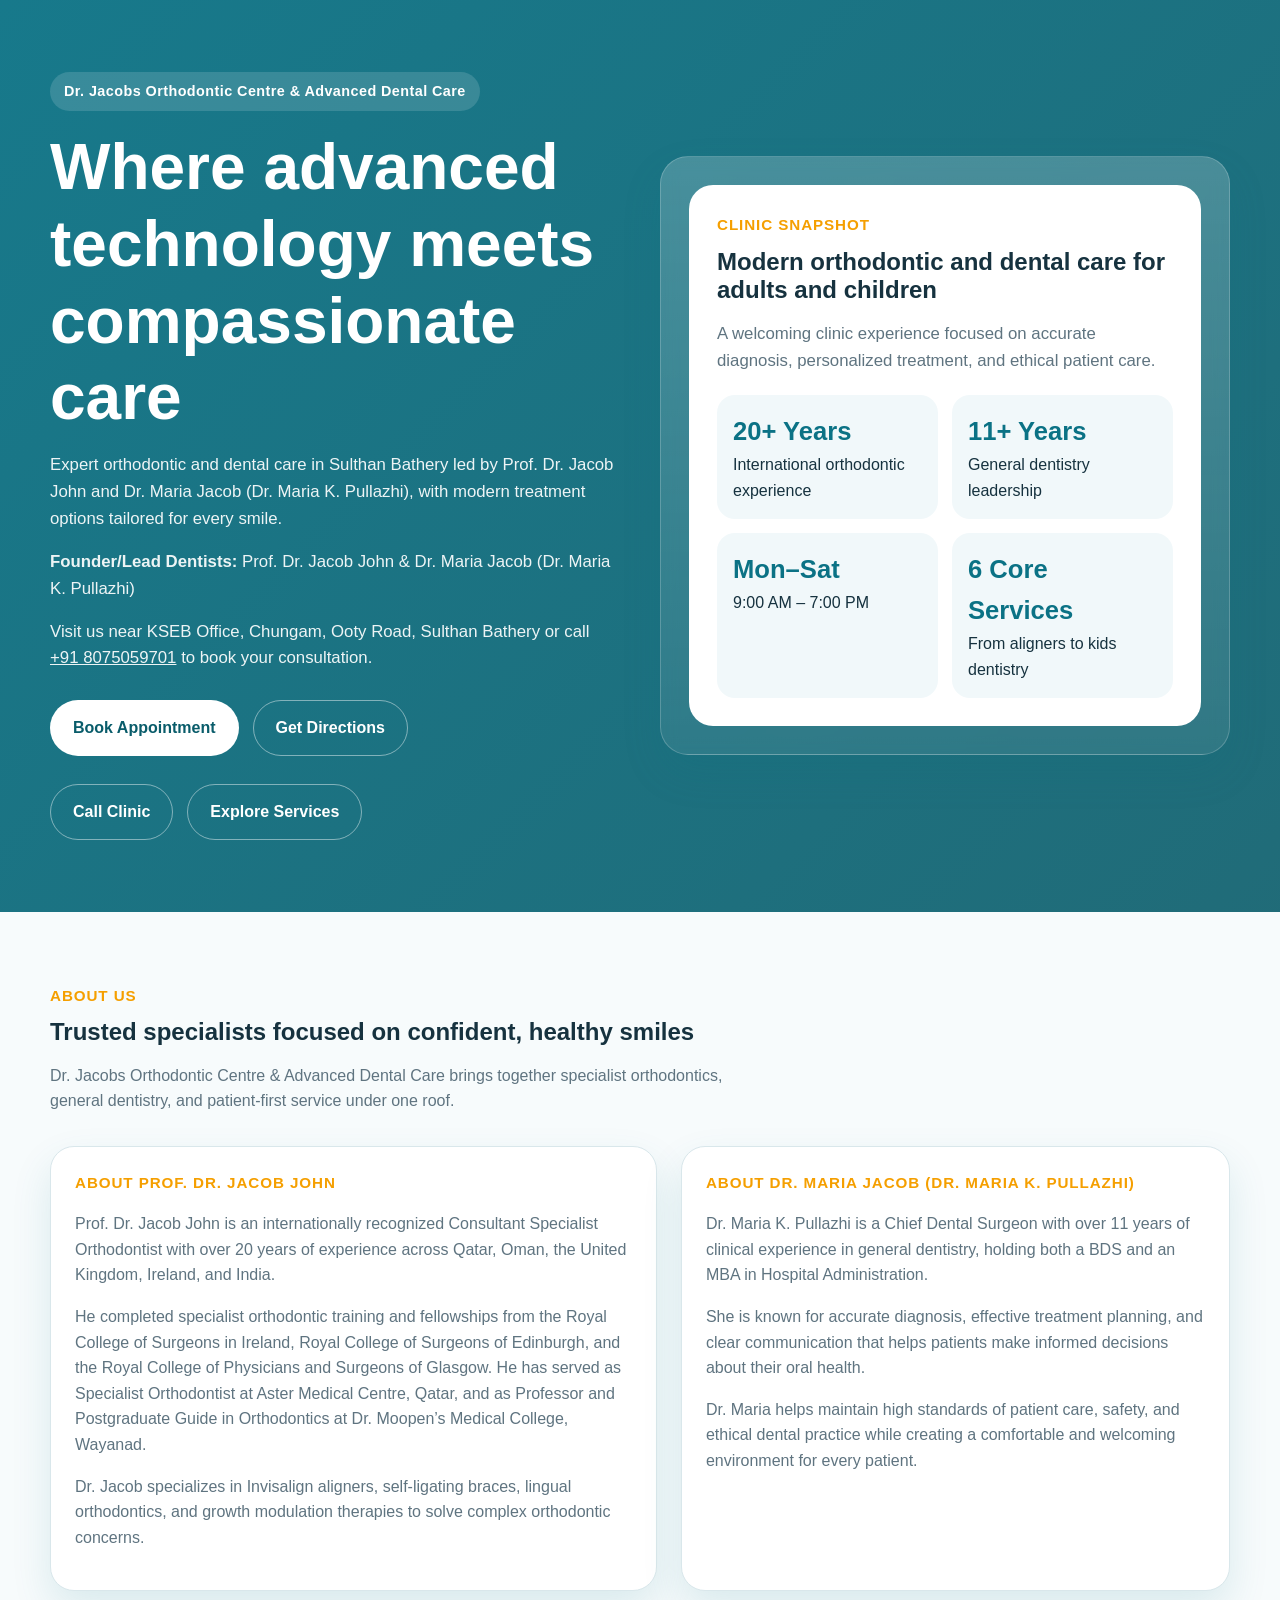
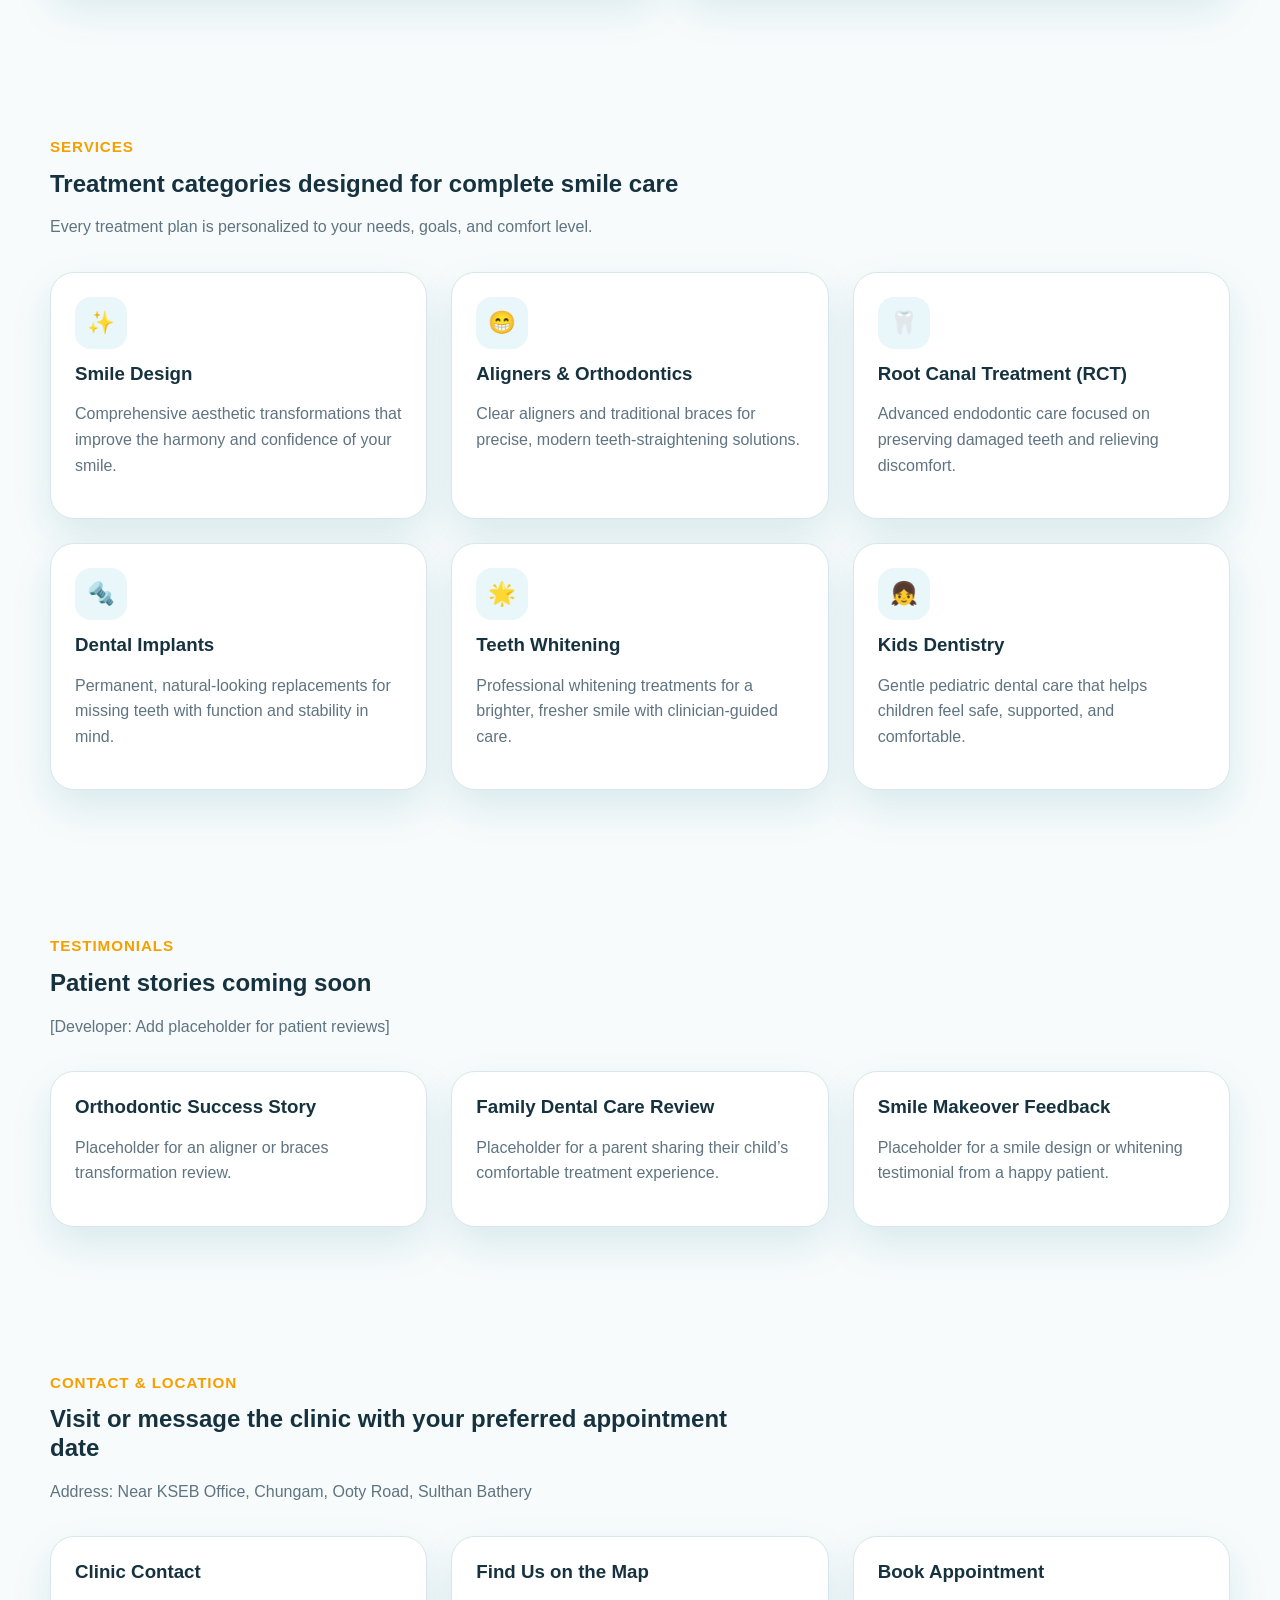
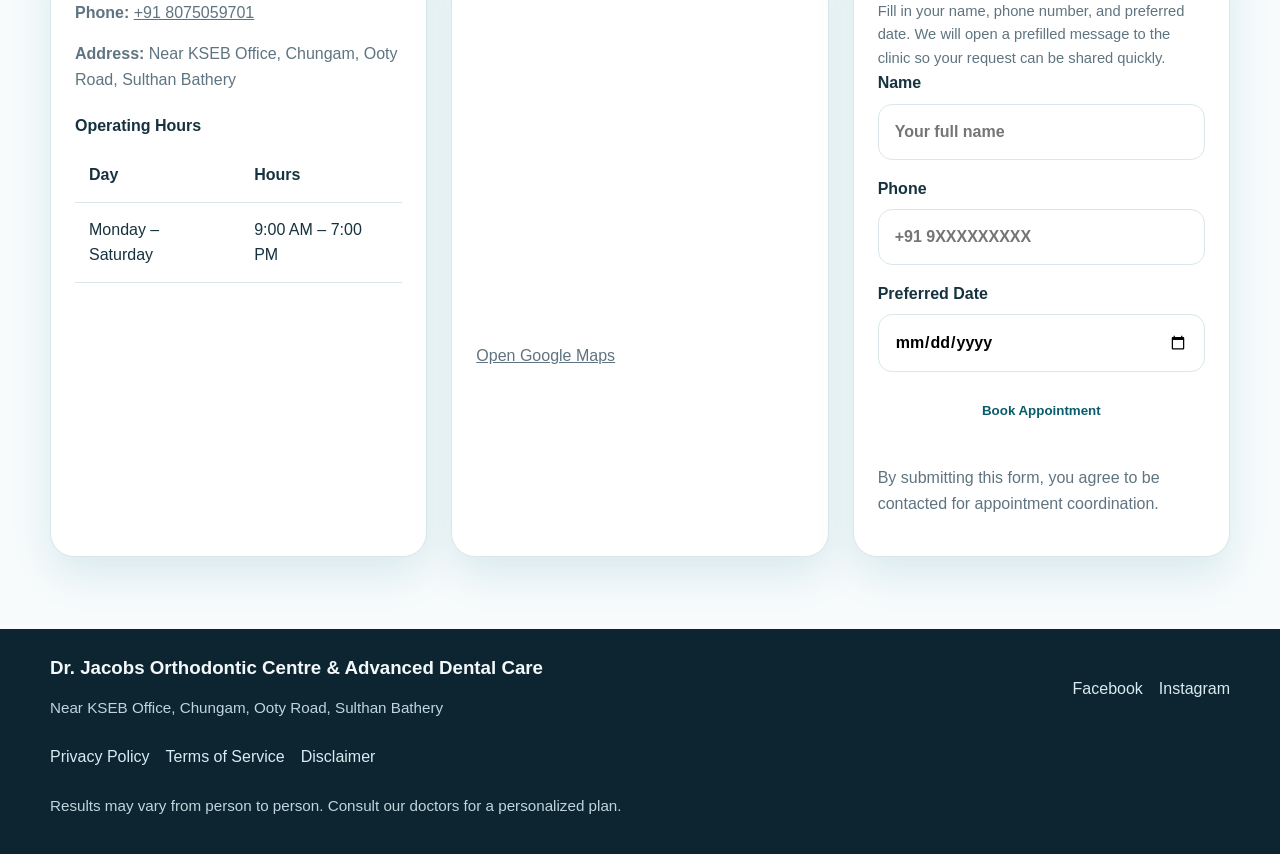
<file: dentcharts/www/index.html>
<!DOCTYPE html>
<html lang="en">
<head>
	<meta charset="UTF-8">
	<meta name="viewport" content="width=device-width, initial-scale=1.0">
	<title>Dr. Jacobs Orthodontic Centre &amp; Advanced Dental Care</title>
	<meta
		name="description"
		content="Dr. Jacobs Orthodontic Centre &amp; Advanced Dental Care in Sulthan Bathery offers smile design, aligners, orthodontics, root canal treatment, implants, whitening, and kids dentistry."
	>
	<style>
		:root {
			--primary: #0b7285;
			--primary-dark: #095c6a;
			--accent: #f59f00;
			--bg: #f7fbfc;
			--text: #16323f;
			--muted: #5f7480;
			--card: #ffffff;
			--border: #d9e7eb;
			--shadow: 0 18px 40px rgba(11, 114, 133, 0.12);
		}

		* {
			box-sizing: border-box;
		}

		html {
			scroll-behavior: smooth;
		}

		body {
			margin: 0;
			font-family: Arial, Helvetica, sans-serif;
			background: var(--bg);
			color: var(--text);
			line-height: 1.6;
		}

		a {
			color: inherit;
		}

		.hero {
			background: linear-gradient(135deg, rgba(11, 114, 133, 0.95), rgba(9, 92, 106, 0.9));
			color: #fff;
			padding: 72px 24px;
		}

		.hero-inner,
		.section-inner,
		.footer-inner {
			max-width: 1180px;
			margin: 0 auto;
		}

		.hero-grid {
			display: grid;
			grid-template-columns: repeat(2, minmax(0, 1fr));
			gap: 40px;
			align-items: center;
		}

		.eyebrow {
			display: inline-block;
			padding: 8px 14px;
			border-radius: 999px;
			background: rgba(255, 255, 255, 0.14);
			font-size: 0.9rem;
			font-weight: 700;
			letter-spacing: 0.03em;
			margin-bottom: 18px;
		}

		h1,
		h2,
		h3 {
			margin: 0 0 16px;
			line-height: 1.2;
		}

		h1 {
			font-size: clamp(2.4rem, 5vw, 4rem);
		}

		.hero p {
			margin: 0 0 16px;
			max-width: 640px;
			font-size: 1.05rem;
			color: rgba(255, 255, 255, 0.92);
		}

		.hero-actions,
		.quick-contact {
			display: flex;
			flex-wrap: wrap;
			gap: 14px;
			margin-top: 28px;
		}

		.btn {
			display: inline-flex;
			align-items: center;
			justify-content: center;
			gap: 8px;
			padding: 14px 22px;
			border-radius: 999px;
			text-decoration: none;
			font-weight: 700;
			border: 1px solid transparent;
		}

		.btn-primary {
			background: #fff;
			color: var(--primary-dark);
		}

		.btn-secondary {
			background: transparent;
			border-color: rgba(255, 255, 255, 0.45);
			color: #fff;
		}

		.hero-visual {
			background: linear-gradient(180deg, rgba(255, 255, 255, 0.2), rgba(255, 255, 255, 0.08));
			border: 1px solid rgba(255, 255, 255, 0.2);
			border-radius: 28px;
			padding: 28px;
			box-shadow: var(--shadow);
			backdrop-filter: blur(8px);
		}

		.hero-visual-card {
			background: #fff;
			color: var(--text);
			border-radius: 24px;
			padding: 28px;
		}

		.hero-visual-card p {
			color: var(--muted);
		}

		.hero-stats {
			display: grid;
			grid-template-columns: repeat(2, minmax(0, 1fr));
			gap: 14px;
			margin-top: 20px;
		}

		.stat {
			background: #f1f8fa;
			border-radius: 18px;
			padding: 16px;
		}

		.stat strong {
			display: block;
			font-size: 1.6rem;
			color: var(--primary);
		}

		section {
			padding: 72px 24px;
		}

		.section-heading {
			max-width: 720px;
			margin-bottom: 32px;
		}

		.section-heading p,
		.card p,
		.bio p,
		.contact-card p,
		.legal-note,
		.testimonial-card p {
			color: var(--muted);
		}

		.grid {
			display: grid;
			gap: 24px;
		}

		.services-grid,
		.testimonials-grid,
		.contact-grid {
			grid-template-columns: repeat(3, minmax(0, 1fr));
		}

		.card,
		.bio,
		.contact-card,
		.form-card,
		.testimonial-card {
			background: var(--card);
			border: 1px solid var(--border);
			border-radius: 24px;
			padding: 24px;
			box-shadow: var(--shadow);
		}

		.service-icon {
			width: 52px;
			height: 52px;
			border-radius: 16px;
			display: inline-flex;
			align-items: center;
			justify-content: center;
			font-size: 1.4rem;
			background: #e9f7fa;
			color: var(--primary);
			margin-bottom: 14px;
		}

		.about-grid {
			display: grid;
			grid-template-columns: 1.05fr 0.95fr;
			gap: 24px;
		}

		.subheading {
			font-size: 0.95rem;
			font-weight: 700;
			color: var(--accent);
			text-transform: uppercase;
			letter-spacing: 0.06em;
			margin-bottom: 10px;
		}

		.list {
			padding-left: 18px;
			color: var(--muted);
			margin: 0;
		}

		.list li + li {
			margin-top: 10px;
		}

		.hours-table {
			width: 100%;
			border-collapse: collapse;
			margin-top: 20px;
		}

		.hours-table th,
		.hours-table td {
			padding: 14px;
			border-bottom: 1px solid var(--border);
			text-align: left;
		}

		.map-frame {
			width: 100%;
			min-height: 320px;
			border: 0;
			border-radius: 22px;
		}

		form {
			display: grid;
			gap: 16px;
		}

		label {
			display: grid;
			gap: 8px;
			font-weight: 700;
		}

		input {
			width: 100%;
			padding: 14px 16px;
			border-radius: 14px;
			border: 1px solid var(--border);
			font: inherit;
		}

		.form-help {
			font-size: 0.92rem;
			color: var(--muted);
			margin: 0;
		}

		.form-status {
			display: none;
			padding: 14px 16px;
			border-radius: 14px;
			background: #edf9f1;
			color: #1f6f43;
			font-weight: 700;
		}

		footer {
			background: #0d2530;
			color: #f3f8fa;
			padding: 28px 24px 36px;
		}

		.footer-inner {
			display: grid;
			gap: 24px;
		}

		.footer-top {
			display: flex;
			flex-wrap: wrap;
			align-items: center;
			justify-content: space-between;
			gap: 16px;
		}

		.footer-links,
		.social-links {
			display: flex;
			flex-wrap: wrap;
			gap: 16px;
		}

		.footer-links a,
		.social-links a {
			color: #d8ebf0;
			text-decoration: none;
		}

		.footer-note {
			color: #bfd5db;
			font-size: 0.95rem;
		}

		@media (max-width: 960px) {
			.hero-grid,
			.about-grid,
			.services-grid,
			.testimonials-grid,
			.contact-grid {
				grid-template-columns: 1fr;
			}
		}

		@media (max-width: 640px) {
			.hero,
			section,
			footer {
				padding-left: 18px;
				padding-right: 18px;
			}

			.hero-stats {
				grid-template-columns: 1fr;
			}
		}
	</style>
</head>
<body>
	<header class="hero" id="top">
		<div class="hero-inner">
			<div class="hero-grid">
				<div>
					<span class="eyebrow">Dr. Jacobs Orthodontic Centre &amp; Advanced Dental Care</span>
					<h1>Where advanced technology meets compassionate care</h1>
					<p>
						Expert orthodontic and dental care in Sulthan Bathery led by Prof. Dr. Jacob John
						and Dr. Maria Jacob (Dr. Maria K. Pullazhi), with modern treatment options tailored
						for every smile.
					</p>
					<p>
						<strong>Founder/Lead Dentists:</strong> Prof. Dr. Jacob John &amp; Dr. Maria Jacob
						(Dr. Maria K. Pullazhi)
					</p>
					<p>
						Visit us near KSEB Office, Chungam, Ooty Road, Sulthan Bathery or call
						<a href="tel:+918075059701">+91 8075059701</a> to book your consultation.
					</p>
					<div class="hero-actions">
						<a class="btn btn-primary" href="#contact-form">Book Appointment</a>
						<a class="btn btn-secondary" href="https://maps.app.goo.gl/eigGesTpUFWckDPB7">Get Directions</a>
					</div>
					<div class="quick-contact">
						<a class="btn btn-secondary" href="tel:+918075059701">Call Clinic</a>
						<a class="btn btn-secondary" href="#services">Explore Services</a>
					</div>
				</div>
				<div class="hero-visual">
					<div class="hero-visual-card">
						<div class="subheading">Clinic Snapshot</div>
						<h2>Modern orthodontic and dental care for adults and children</h2>
						<p>
							A welcoming clinic experience focused on accurate diagnosis, personalized treatment,
							and ethical patient care.
						</p>
						<div class="hero-stats">
							<div class="stat">
								<strong>20+ Years</strong>
								<span>International orthodontic experience</span>
							</div>
							<div class="stat">
								<strong>11+ Years</strong>
								<span>General dentistry leadership</span>
							</div>
							<div class="stat">
								<strong>Mon–Sat</strong>
								<span>9:00 AM – 7:00 PM</span>
							</div>
							<div class="stat">
								<strong>6 Core Services</strong>
								<span>From aligners to kids dentistry</span>
							</div>
						</div>
					</div>
				</div>
			</div>
		</div>
	</header>

	<section id="about">
		<div class="section-inner">
			<div class="section-heading">
				<div class="subheading">About Us</div>
				<h2>Trusted specialists focused on confident, healthy smiles</h2>
				<p>
					Dr. Jacobs Orthodontic Centre &amp; Advanced Dental Care brings together specialist
					orthodontics, general dentistry, and patient-first service under one roof.
				</p>
			</div>
			<div class="about-grid">
				<div class="bio">
					<div class="subheading">About Prof. Dr. Jacob John</div>
					<p>
						Prof. Dr. Jacob John is an internationally recognized Consultant Specialist Orthodontist
						with over 20 years of experience across Qatar, Oman, the United Kingdom, Ireland,
						and India.
					</p>
					<p>
						He completed specialist orthodontic training and fellowships from the Royal College
						of Surgeons in Ireland, Royal College of Surgeons of Edinburgh, and the Royal College
						of Physicians and Surgeons of Glasgow. He has served as Specialist Orthodontist at
						Aster Medical Centre, Qatar, and as Professor and Postgraduate Guide in Orthodontics
						at Dr. Moopen’s Medical College, Wayanad.
					</p>
					<p>
						Dr. Jacob specializes in Invisalign aligners, self-ligating braces, lingual
						orthodontics, and growth modulation therapies to solve complex orthodontic concerns.
					</p>
				</div>
				<div class="bio">
					<div class="subheading">About Dr. Maria Jacob (Dr. Maria K. Pullazhi)</div>
					<p>
						Dr. Maria K. Pullazhi is a Chief Dental Surgeon with over 11 years of clinical
						experience in general dentistry, holding both a BDS and an MBA in Hospital
						Administration.
					</p>
					<p>
						She is known for accurate diagnosis, effective treatment planning, and clear
						communication that helps patients make informed decisions about their oral health.
					</p>
					<p>
						Dr. Maria helps maintain high standards of patient care, safety, and ethical dental
						practice while creating a comfortable and welcoming environment for every patient.
					</p>
				</div>
			</div>
		</div>
	</section>

	<section id="services">
		<div class="section-inner">
			<div class="section-heading">
				<div class="subheading">Services</div>
				<h2>Treatment categories designed for complete smile care</h2>
				<p>
					Every treatment plan is personalized to your needs, goals, and comfort level.
				</p>
			</div>
			<div class="grid services-grid">
				<div class="card">
					<div class="service-icon">✨</div>
					<h3>Smile Design</h3>
					<p>Comprehensive aesthetic transformations that improve the harmony and confidence of your smile.</p>
				</div>
				<div class="card">
					<div class="service-icon">😁</div>
					<h3>Aligners &amp; Orthodontics</h3>
					<p>Clear aligners and traditional braces for precise, modern teeth-straightening solutions.</p>
				</div>
				<div class="card">
					<div class="service-icon">🦷</div>
					<h3>Root Canal Treatment (RCT)</h3>
					<p>Advanced endodontic care focused on preserving damaged teeth and relieving discomfort.</p>
				</div>
				<div class="card">
					<div class="service-icon">🔩</div>
					<h3>Dental Implants</h3>
					<p>Permanent, natural-looking replacements for missing teeth with function and stability in mind.</p>
				</div>
				<div class="card">
					<div class="service-icon">🌟</div>
					<h3>Teeth Whitening</h3>
					<p>Professional whitening treatments for a brighter, fresher smile with clinician-guided care.</p>
				</div>
				<div class="card">
					<div class="service-icon">👧</div>
					<h3>Kids Dentistry</h3>
					<p>Gentle pediatric dental care that helps children feel safe, supported, and comfortable.</p>
				</div>
			</div>
		</div>
	</section>

	<section id="testimonials">
		<div class="section-inner">
			<div class="section-heading">
				<div class="subheading">Testimonials</div>
				<h2>Patient stories coming soon</h2>
				<p>[Developer: Add placeholder for patient reviews]</p>
			</div>
			<div class="grid testimonials-grid">
				<div class="testimonial-card">
					<h3>Orthodontic Success Story</h3>
					<p>Placeholder for an aligner or braces transformation review.</p>
				</div>
				<div class="testimonial-card">
					<h3>Family Dental Care Review</h3>
					<p>Placeholder for a parent sharing their child’s comfortable treatment experience.</p>
				</div>
				<div class="testimonial-card">
					<h3>Smile Makeover Feedback</h3>
					<p>Placeholder for a smile design or whitening testimonial from a happy patient.</p>
				</div>
			</div>
		</div>
	</section>

	<section id="contact">
		<div class="section-inner">
			<div class="section-heading">
				<div class="subheading">Contact &amp; Location</div>
				<h2>Visit or message the clinic with your preferred appointment date</h2>
				<p>
					Address: Near KSEB Office, Chungam, Ooty Road, Sulthan Bathery
				</p>
			</div>
			<div class="grid contact-grid">
				<div class="contact-card">
					<h3>Clinic Contact</h3>
					<p><strong>Phone:</strong> <a href="tel:+918075059701">+91 8075059701</a></p>
					<p><strong>Address:</strong> Near KSEB Office, Chungam, Ooty Road, Sulthan Bathery</p>
					<table class="hours-table">
						<caption style="text-align: left; font-weight: 700; margin-bottom: 10px;">Operating Hours</caption>
						<thead>
							<tr>
								<th>Day</th>
								<th>Hours</th>
							</tr>
						</thead>
						<tbody>
							<tr>
								<td>Monday – Saturday</td>
								<td>9:00 AM – 7:00 PM</td>
							</tr>
						</tbody>
					</table>
				</div>
				<div class="contact-card">
					<h3>Find Us on the Map</h3>
					<iframe
						class="map-frame"
						title="Dr. Jacobs Orthodontic Centre map"
						src="https://maps.google.com/maps?q=Near%20KSEB%20Office%2C%20Chungam%2C%20Ooty%20Road%2C%20Sulthan%20Bathery&t=&z=15&ie=UTF8&iwloc=&output=embed"
						loading="lazy"
						referrerpolicy="no-referrer-when-downgrade"
					></iframe>
					<p><a href="https://maps.app.goo.gl/eigGesTpUFWckDPB7">Open Google Maps</a></p>
				</div>
				<div class="form-card">
					<h3 id="contact-form">Book Appointment</h3>
					<p class="form-help">
						Fill in your name, phone number, and preferred date. We will open a prefilled message
						to the clinic so your request can be shared quickly.
					</p>
					<form id="appointment-request-form">
						<label>
							Name
							<input id="patient-name" name="name" type="text" placeholder="Your full name" required>
						</label>
						<label>
							Phone
							<input id="patient-phone" name="phone" type="tel" placeholder="+91 9XXXXXXXXX" required>
						</label>
						<label>
							Preferred Date
							<input id="preferred-date" name="preferred_date" type="date" required>
						</label>
						<button class="btn btn-primary" type="submit">Book Appointment</button>
						<p class="legal-note">
							By submitting this form, you agree to be contacted for appointment coordination.
						</p>
						<div class="form-status" id="form-status">
							Your appointment request details are ready to send to the clinic.
						</div>
					</form>
				</div>
			</div>
		</div>
	</section>

	<footer>
		<div class="footer-inner">
			<div class="footer-top">
				<div>
					<h3>Dr. Jacobs Orthodontic Centre &amp; Advanced Dental Care</h3>
					<div class="footer-note">Near KSEB Office, Chungam, Ooty Road, Sulthan Bathery</div>
				</div>
				<div class="social-links">
					<a href="https://www.facebook.com/profile.php?id=61586546922972">Facebook</a>
					<a href="https://www.instagram.com/dr_jacobs_/">Instagram</a>
				</div>
			</div>
			<div class="footer-links">
				<a href="privacy-policy.html">Privacy Policy</a>
				<a href="terms-of-service.html">Terms of Service</a>
				<a href="disclaimer.html">Disclaimer</a>
			</div>
			<div class="footer-note">
				Results may vary from person to person. Consult our doctors for a personalized plan.
			</div>
		</div>
	</footer>

	<script>
		document.addEventListener("DOMContentLoaded", function () {
			var form = document.getElementById("appointment-request-form");
			var status = document.getElementById("form-status");
			var preferredDateField = document.getElementById("preferred-date");
			var today = new Date().toISOString().split("T")[0];

			preferredDateField.setAttribute("min", today);

			form.addEventListener("submit", function (event) {
				event.preventDefault();

				var name = document.getElementById("patient-name").value.trim();
				var phone = document.getElementById("patient-phone").value.trim();
				var preferredDate = preferredDateField.value;

				if (!name || !phone || !preferredDate) {
					return;
				}

				var message = [
					"Appointment Request",
					"Name: " + name,
					"Phone: " + phone,
					"Preferred Date: " + preferredDate
				].join("%0A");

				status.style.display = "block";
				window.open("https://wa.me/918075059701?text=" + message, "_blank", "noopener");
			});
		});
	</script>
</body>
</html>
</file>
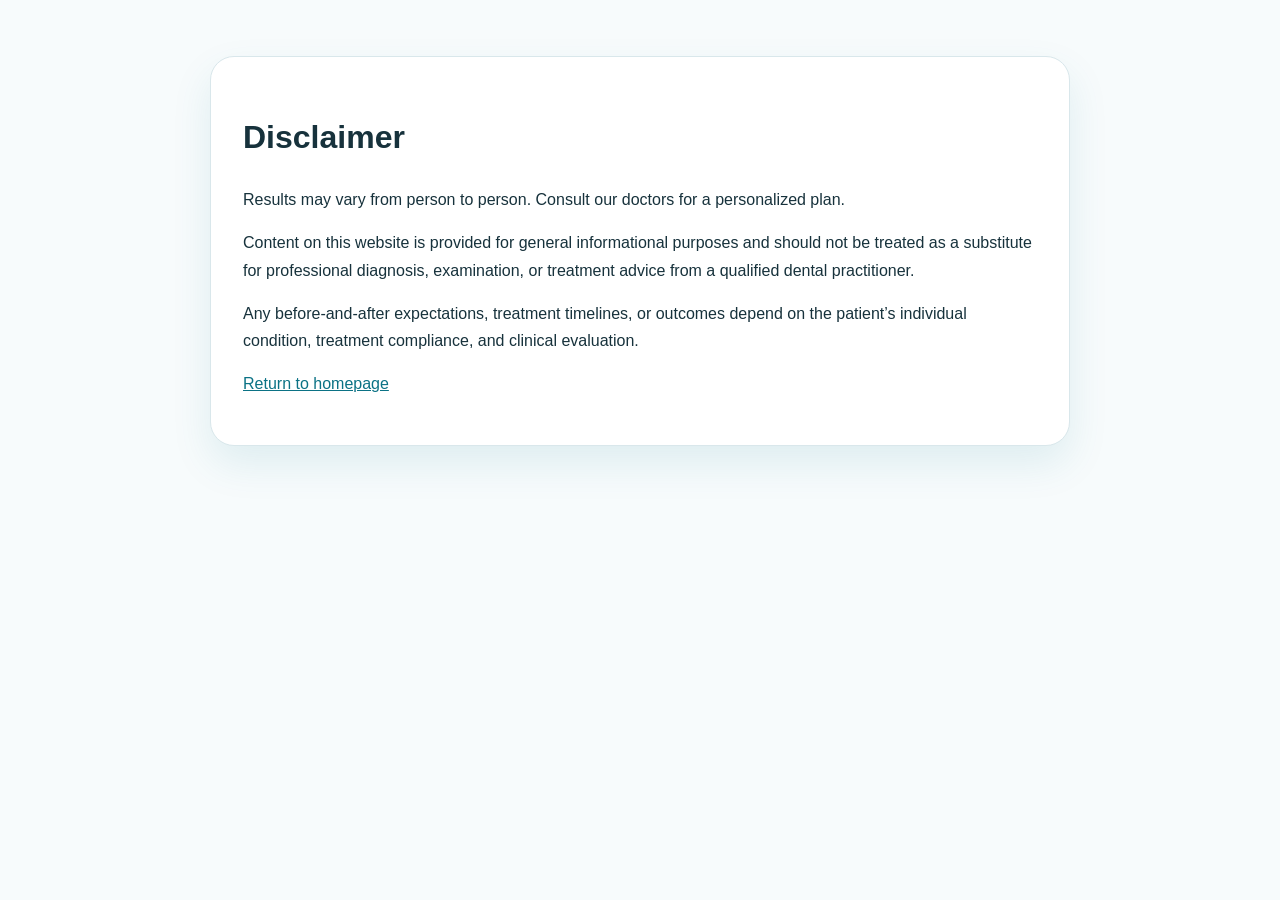
<file: dentcharts/www/disclaimer.html>
<!DOCTYPE html>
<html lang="en">
<head>
	<meta charset="UTF-8">
	<meta name="viewport" content="width=device-width, initial-scale=1.0">
	<title>Disclaimer | Dr. Jacobs Orthodontic Centre &amp; Advanced Dental Care</title>
	<style>
		body {
			margin: 0;
			font-family: Arial, Helvetica, sans-serif;
			background: #f7fbfc;
			color: #17323c;
			line-height: 1.7;
		}

		main {
			max-width: 860px;
			margin: 0 auto;
			padding: 56px 24px;
		}

		.card {
			background: #fff;
			border: 1px solid #d9e7eb;
			border-radius: 24px;
			padding: 32px;
			box-shadow: 0 18px 40px rgba(11, 114, 133, 0.1);
		}

		a {
			color: #0b7285;
		}
	</style>
</head>
<body>
	<main>
		<div class="card">
			<h1>Disclaimer</h1>
			<p>
				Results may vary from person to person. Consult our doctors for a personalized plan.
			</p>
			<p>
				Content on this website is provided for general informational purposes and should not be
				treated as a substitute for professional diagnosis, examination, or treatment advice from a
				qualified dental practitioner.
			</p>
			<p>
				Any before-and-after expectations, treatment timelines, or outcomes depend on the patient’s
				individual condition, treatment compliance, and clinical evaluation.
			</p>
			<p><a href="index.html">Return to homepage</a></p>
		</div>
	</main>
</body>
</html>
</file>
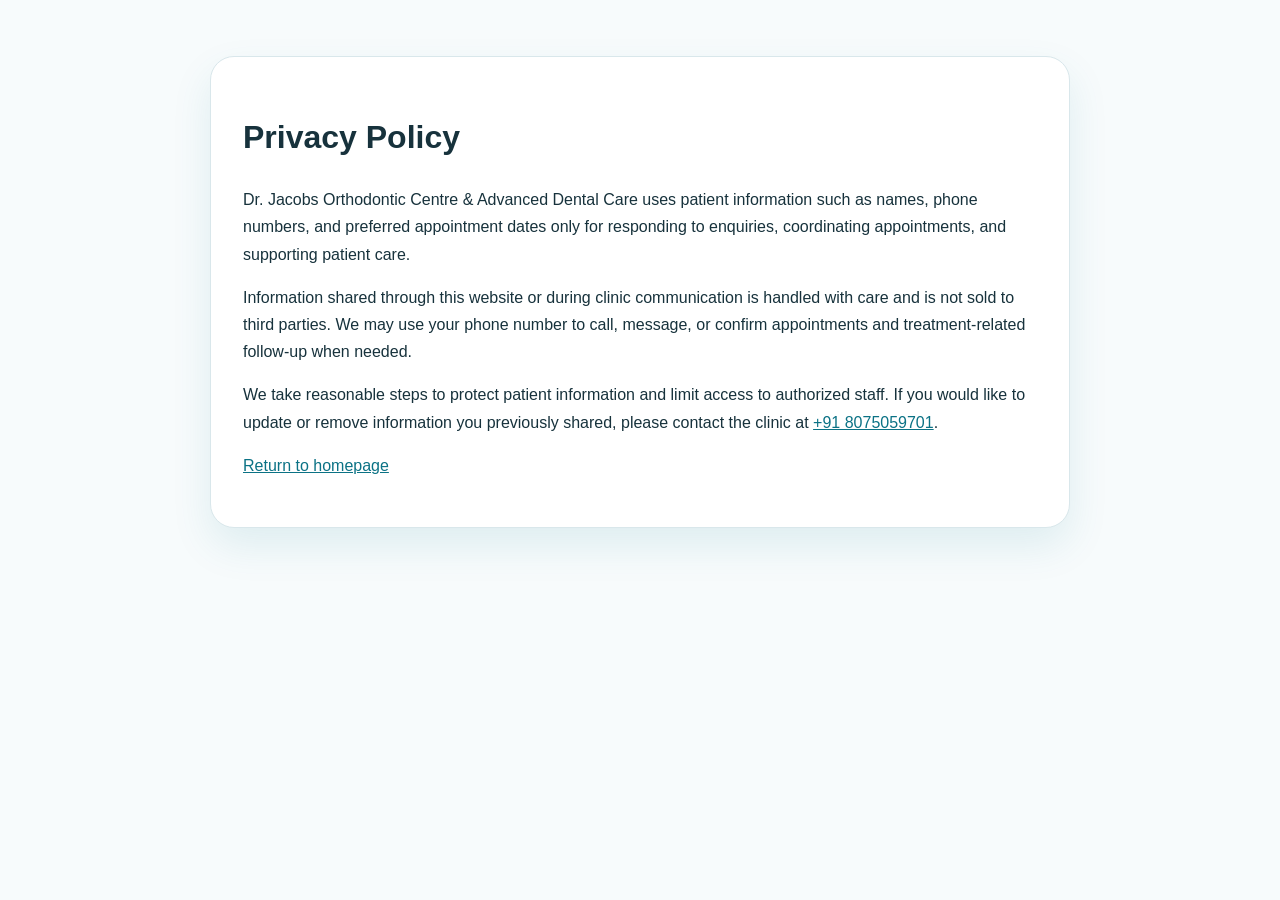
<file: dentcharts/www/privacy-policy.html>
<!DOCTYPE html>
<html lang="en">
<head>
	<meta charset="UTF-8">
	<meta name="viewport" content="width=device-width, initial-scale=1.0">
	<title>Privacy Policy | Dr. Jacobs Orthodontic Centre &amp; Advanced Dental Care</title>
	<style>
		body {
			margin: 0;
			font-family: Arial, Helvetica, sans-serif;
			background: #f7fbfc;
			color: #17323c;
			line-height: 1.7;
		}

		main {
			max-width: 860px;
			margin: 0 auto;
			padding: 56px 24px;
		}

		.card {
			background: #fff;
			border: 1px solid #d9e7eb;
			border-radius: 24px;
			padding: 32px;
			box-shadow: 0 18px 40px rgba(11, 114, 133, 0.1);
		}

		a {
			color: #0b7285;
		}
	</style>
</head>
<body>
	<main>
		<div class="card">
			<h1>Privacy Policy</h1>
			<p>
				Dr. Jacobs Orthodontic Centre &amp; Advanced Dental Care uses patient information such as
				names, phone numbers, and preferred appointment dates only for responding to enquiries,
				coordinating appointments, and supporting patient care.
			</p>
			<p>
				Information shared through this website or during clinic communication is handled with care
				and is not sold to third parties. We may use your phone number to call, message, or confirm
				appointments and treatment-related follow-up when needed.
			</p>
			<p>
				We take reasonable steps to protect patient information and limit access to authorized staff.
				If you would like to update or remove information you previously shared, please contact the
				clinic at <a href="tel:+918075059701">+91 8075059701</a>.
			</p>
			<p><a href="index.html">Return to homepage</a></p>
		</div>
	</main>
</body>
</html>
</file>
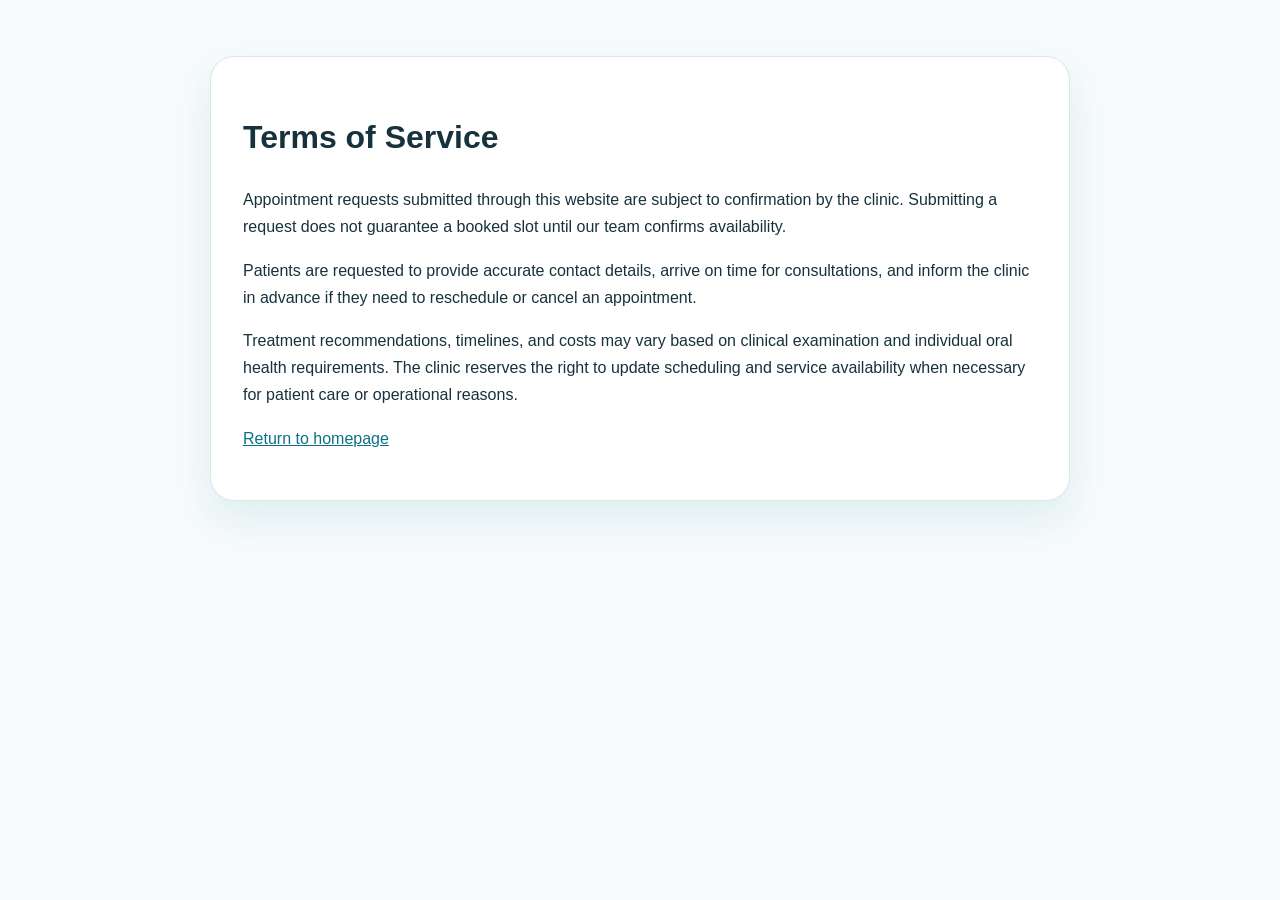
<file: dentcharts/www/terms-of-service.html>
<!DOCTYPE html>
<html lang="en">
<head>
	<meta charset="UTF-8">
	<meta name="viewport" content="width=device-width, initial-scale=1.0">
	<title>Terms of Service | Dr. Jacobs Orthodontic Centre &amp; Advanced Dental Care</title>
	<style>
		body {
			margin: 0;
			font-family: Arial, Helvetica, sans-serif;
			background: #f7fbfc;
			color: #17323c;
			line-height: 1.7;
		}

		main {
			max-width: 860px;
			margin: 0 auto;
			padding: 56px 24px;
		}

		.card {
			background: #fff;
			border: 1px solid #d9e7eb;
			border-radius: 24px;
			padding: 32px;
			box-shadow: 0 18px 40px rgba(11, 114, 133, 0.1);
		}

		a {
			color: #0b7285;
		}
	</style>
</head>
<body>
	<main>
		<div class="card">
			<h1>Terms of Service</h1>
			<p>
				Appointment requests submitted through this website are subject to confirmation by the clinic.
				Submitting a request does not guarantee a booked slot until our team confirms availability.
			</p>
			<p>
				Patients are requested to provide accurate contact details, arrive on time for consultations,
				and inform the clinic in advance if they need to reschedule or cancel an appointment.
			</p>
			<p>
				Treatment recommendations, timelines, and costs may vary based on clinical examination and
				individual oral health requirements. The clinic reserves the right to update scheduling and
				service availability when necessary for patient care or operational reasons.
			</p>
			<p><a href="index.html">Return to homepage</a></p>
		</div>
	</main>
</body>
</html>
</file>
